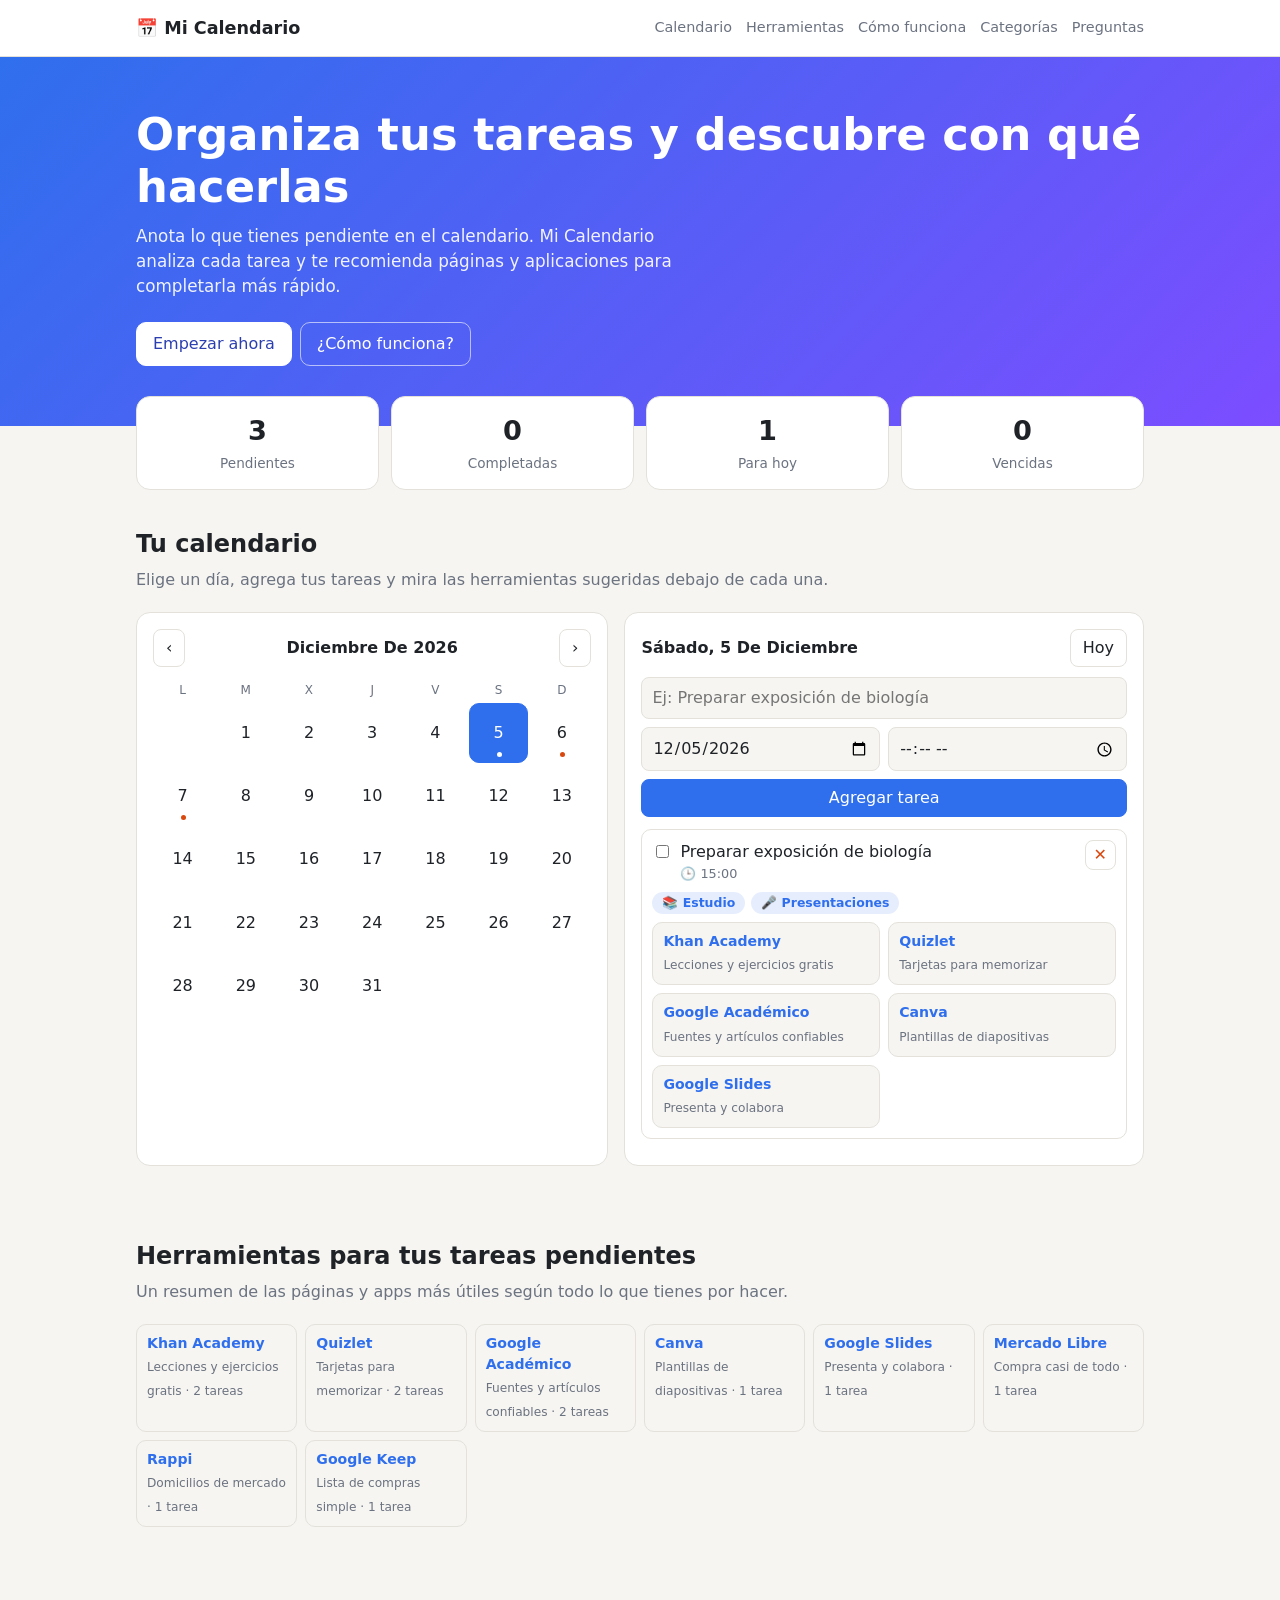
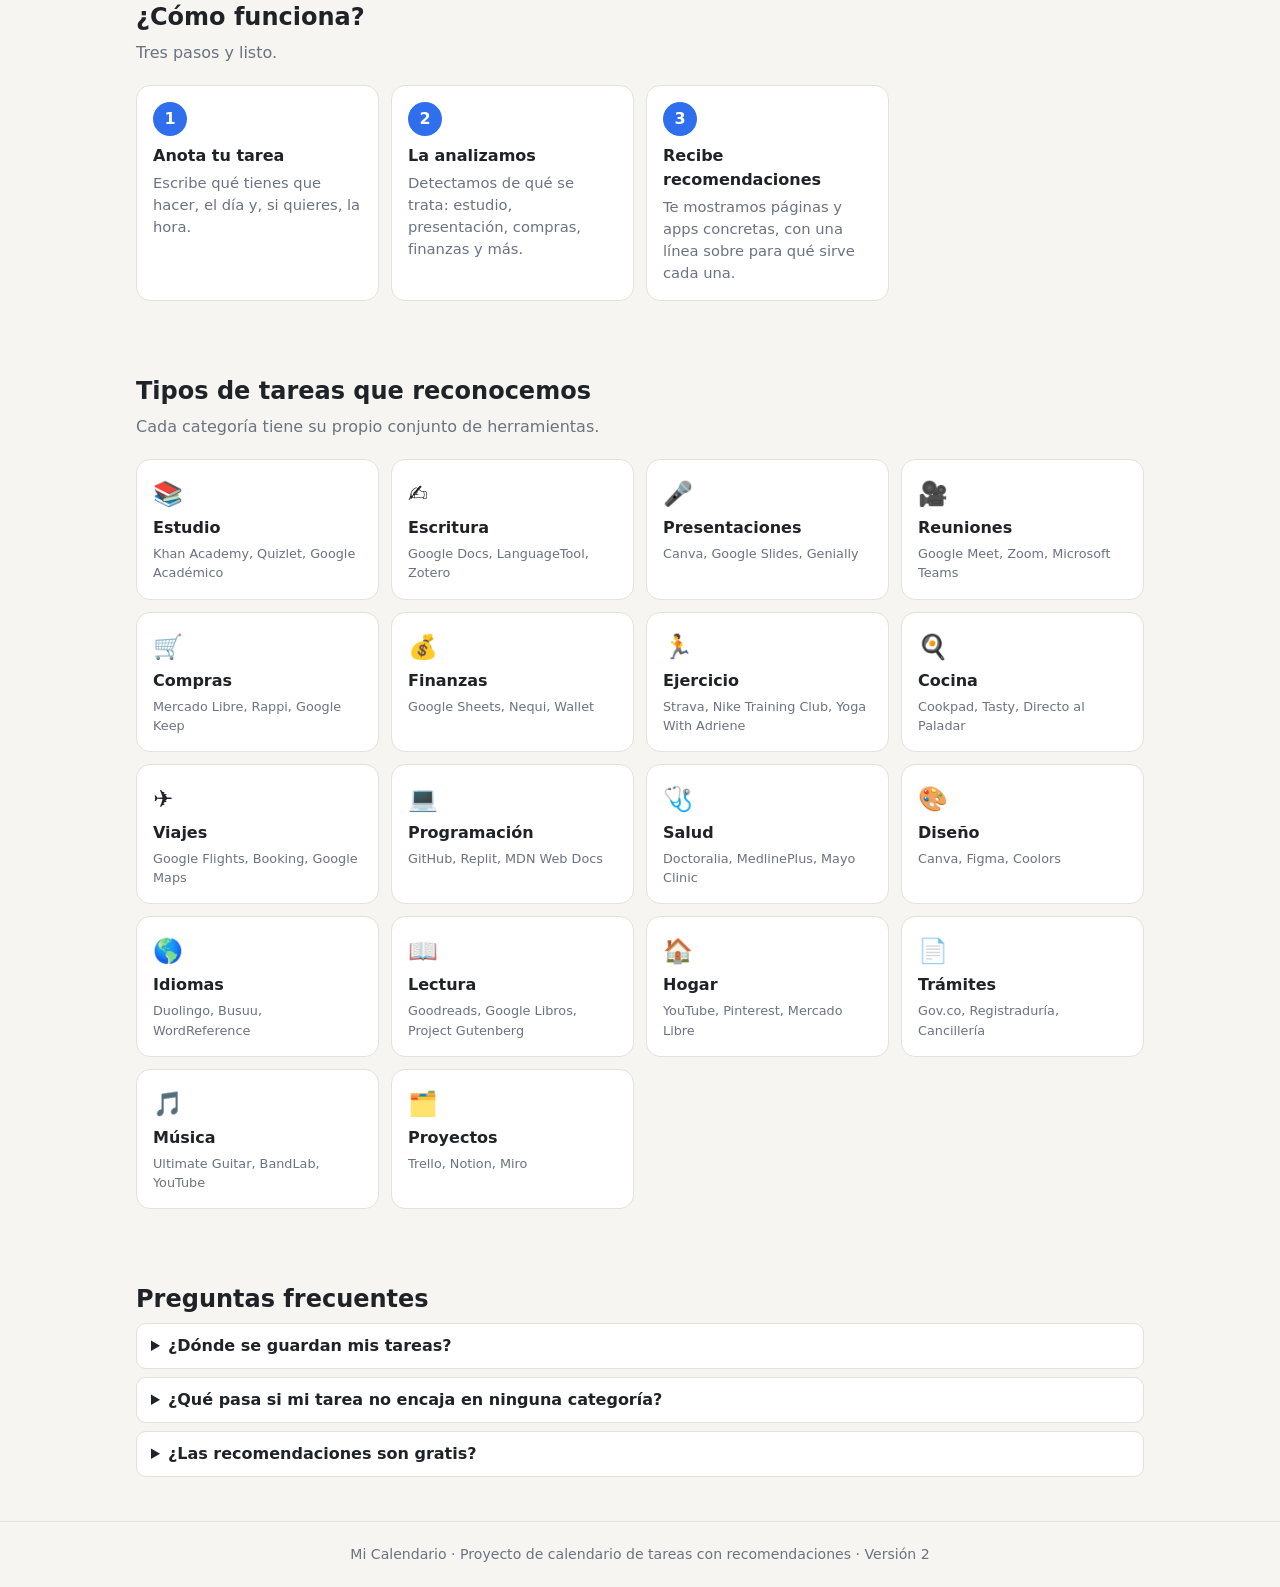
<file: index.html>
<!DOCTYPE html>
<html lang="es">
<head>
<meta charset="utf-8">
<meta name="viewport" content="width=device-width, initial-scale=1, viewport-fit=cover">
<title>Mi Calendario – Organizador de Tareas</title>
<!-- Enlazamos la hoja de estilos CSS -->
<link rel="stylesheet" href="css/styles.css">
</head>
<body>
<header><div class="w nav">
  <div class="logo">📅 Mi Calendario</div>
  <nav><a href="#app">Calendario</a><a href="#herr">Herramientas</a><a href="#como">Cómo funciona</a><a href="#cats">Categorías</a><a href="#faq">Preguntas</a></nav>
</div></header>

<div class="hero"><div class="w">
  <h1>Organiza tus tareas y descubre con qué hacerlas</h1>
  <p>Anota lo que tienes pendiente en el calendario. Mi Calendario analiza cada tarea y te recomienda páginas y aplicaciones para completarla más rápido.</p>
  <a class="btn pri" href="#app">Empezar ahora</a><a class="btn gh" href="#como">¿Cómo funciona?</a>
</div></div>

<div class="w"><div class="stats">
  <div class="stat"><b id="s1">0</b><span>Pendientes</span></div>
  <div class="stat"><b id="s2">0</b><span>Completadas</span></div>
  <div class="stat"><b id="s3">0</b><span>Para hoy</span></div>
  <div class="stat"><b id="s4">0</b><span>Vencidas</span></div>
</div></div>

<section id="app"><div class="w">
  <h2>Tu calendario</h2>
  <p class="lead">Elige un día, agrega tus tareas y mira las herramientas sugeridas debajo de cada una.</p>
  <div class="grid">
    <div class="card">
      <div class="head"><button id="prev" aria-label="Mes anterior">‹</button><b id="mes"></b><button id="next" aria-label="Mes siguiente">›</button></div>
      <div class="dow"><span>L</span><span>M</span><span>X</span><span>J</span><span>V</span><span>S</span><span>D</span></div>
      <div class="days" id="days"></div>
    </div>
    <div class="card">
      <div class="head"><b id="fecha"></b><button id="hoy">Hoy</button></div>
      <div id="aviso"></div>
      <form id="f">
        <input type="text" id="titulo" placeholder="Ej: Preparar exposición de biología" required maxlength="120">
        <div class="row"><input type="date" id="dia" required><input type="time" id="hora"></div>
        <button class="pri" type="submit">Agregar tarea</button>
      </form>
      <div id="lista"></div>
    </div>
  </div>
</div></section>

<section id="herr"><div class="w">
  <h2>Herramientas para tus tareas pendientes</h2>
  <p class="lead">Un resumen de las páginas y apps más útiles según todo lo que tienes por hacer.</p>
  <div class="tools" id="resumen"></div>
</div></section>

<section id="como"><div class="w">
  <h2>¿Cómo funciona?</h2>
  <p class="lead">Tres pasos y listo.</p>
  <div class="steps">
    <div class="card step"><div class="n">1</div><h3>Anota tu tarea</h3><p>Escribe qué tienes que hacer, el día y, si quieres, la hora.</p></div>
    <div class="card step"><div class="n">2</div><h3>La analizamos</h3><p>Detectamos de qué se trata: estudio, presentación, compras, finanzas y más.</p></div>
    <div class="card step"><div class="n">3</div><h3>Recibe recomendaciones</h3><p>Te mostramos páginas y apps concretas, con una línea sobre para qué sirve cada una.</p></div>
  </div>
</div></section>

<section id="cats"><div class="w">
  <h2>Tipos de tareas que reconocemos</h2>
  <p class="lead">Cada categoría tiene su propio conjunto de herramientas.</p>
  <div class="cats" id="catgrid"></div>
</div></section>

<section id="faq"><div class="w">
  <h2>Preguntas frecuentes</h2>
  <details><summary>¿Dónde se guardan mis tareas?</summary><p>En este navegador, en tu propio dispositivo. Si abres la página en otro equipo, no verás las mismas tareas.</p></details>
  <details><summary>¿Qué pasa si mi tarea no encaja en ninguna categoría?</summary><p>Te sugerimos herramientas generales para organizarte y concentrarte, como Notion, Trello o un temporizador Pomodoro.</p></details>
  <details><summary>¿Las recomendaciones son gratis?</summary><p>La mayoría de las herramientas sugeridas tienen una versión gratuita, pero algunas ofrecen planes de pago.</p></details>
</div></section>

<footer><div class="w">Mi Calendario · Proyecto de calendario de tareas con recomendaciones · Versión 2</div></footer>

<!-- Enlazamos el archivo JavaScript -->
<script src="js/app.js"></script>
</body>
</html>
</file>
<file: css/styles.css>
:root{--bg:#f6f5f1;--card:#fff;--text:#1f2328;--muted:#6b7280;--accent:#2f6fed;--soft:#e6eefe;--border:#e3e1da;--ok:#1a9a5b;--warn:#d9480f;--hero:linear-gradient(135deg,#2f6fed,#7c4dff);
box-sizing:border-box;padding-top:env(safe-area-inset-top,0px);padding-bottom:env(safe-area-inset-bottom,0px)}
@media (prefers-color-scheme:dark){:root:not([data-theme="light"]){--bg:#15171a;--card:#1e2126;--text:#e8eaed;--muted:#9aa0a6;--accent:#6b9bff;--soft:#25324d;--border:#2f343b;--ok:#3ecf8e;--warn:#ff8a5c;--hero:linear-gradient(135deg,#1f3a7a,#4a2f9c)}}
:root[data-theme="dark"]{--bg:#15171a;--card:#1e2126;--text:#e8eaed;--muted:#9aa0a6;--accent:#6b9bff;--soft:#25324d;--border:#2f343b;--ok:#3ecf8e;--warn:#ff8a5c;--hero:linear-gradient(135deg,#1f3a7a,#4a2f9c)}
html{scroll-behavior:smooth;scroll-padding-top:70px}
*{box-sizing:border-box}
body{margin:0;background:var(--bg);color:var(--text);font-family:system-ui,-apple-system,"Segoe UI",Roboto,sans-serif;line-height:1.5}
.w{max-width:1040px;margin:0 auto;padding:0 16px}
header{position:sticky;top:env(safe-area-inset-top,0px);z-index:5;background:var(--card);border-bottom:1px solid var(--border)}
.nav{display:flex;align-items:center;justify-content:space-between;gap:12px;height:56px}
.logo{font-weight:800;font-size:1.1rem}
nav{display:flex;gap:14px;overflow-x:auto}
nav a{color:var(--muted);text-decoration:none;font-size:.9rem;white-space:nowrap}
nav a:hover{color:var(--accent)}
.hero{background:var(--hero);color:#fff;padding:52px 0 60px}
.hero h1{font-size:clamp(1.8rem,5vw,2.8rem);margin:0 0 12px;line-height:1.15}
.hero p{max-width:560px;font-size:1.05rem;opacity:.92;margin:0 0 22px}
.btn{display:inline-block;font:inherit;cursor:pointer;text-decoration:none;border:1px solid var(--border);background:var(--card);color:var(--text);border-radius:10px;padding:9px 16px}
.btn.pri{background:var(--accent);border-color:var(--accent);color:#fff}
.hero .btn{margin-right:8px}
.hero .btn.pri{background:#fff;color:#2b3fb0;border-color:#fff}
.hero .btn.gh{background:transparent;color:#fff;border-color:rgba(255,255,255,.6)}
section{padding:36px 0}
h2{font-size:1.5rem;margin:0 0 6px}
.lead{color:var(--muted);margin:0 0 20px}
.stats{display:grid;grid-template-columns:repeat(4,1fr);gap:12px;margin-top:-30px;position:relative}
@media(max-width:640px){.stats{grid-template-columns:repeat(2,1fr)}}
.stat{background:var(--card);border:1px solid var(--border);border-radius:14px;padding:14px;text-align:center}
.stat b{display:block;font-size:1.7rem}
.stat span{color:var(--muted);font-size:.85rem}
.grid{display:grid;grid-template-columns:1fr 1.1fr;gap:16px}
@media(max-width:800px){.grid{grid-template-columns:1fr}}
.card{background:var(--card);border:1px solid var(--border);border-radius:14px;padding:16px}
.head{display:flex;align-items:center;justify-content:space-between;margin-bottom:10px;gap:8px}
.head b{text-transform:capitalize}
button{font:inherit;cursor:pointer;border:1px solid var(--border);background:var(--card);color:var(--text);border-radius:8px;padding:6px 12px}
button.pri{background:var(--accent);border-color:var(--accent);color:#fff}
.dow,.days{display:grid;grid-template-columns:repeat(7,1fr);gap:4px;text-align:center}
.dow span{font-size:.75rem;color:var(--muted);padding:4px 0}
.day{position:relative;aspect-ratio:1;border-radius:10px;border:1px solid transparent;background:transparent;padding:0}
.day:hover{background:var(--soft)}
.day.today{border-color:var(--accent)}
.day.sel{background:var(--accent);color:#fff}
.day.has::after{content:"";position:absolute;left:50%;bottom:5px;width:5px;height:5px;margin-left:-2px;border-radius:50%;background:var(--warn)}
.day.sel.has::after{background:#fff}
.day.empty{visibility:hidden}
form{display:grid;gap:8px;margin-bottom:12px}
input[type=text],input[type=date],input[type=time]{font:inherit;width:100%;padding:8px 10px;border:1px solid var(--border);border-radius:8px;background:var(--bg);color:var(--text)}
.row{display:grid;grid-template-columns:1fr 1fr;gap:8px}
.task{border:1px solid var(--border);border-radius:10px;padding:10px;margin-bottom:10px}
.top{display:flex;gap:8px;align-items:flex-start}
.top input{margin-top:5px}
.t{flex:1;word-break:break-word}
.t.done{text-decoration:line-through;color:var(--muted)}
.time{font-size:.8rem;color:var(--muted)}
.del{padding:2px 8px;color:var(--warn)}
.cat{display:inline-block;margin:8px 6px 0 0;padding:2px 10px;border-radius:99px;background:var(--soft);color:var(--accent);font-size:.78rem;font-weight:600}
.tools{display:grid;grid-template-columns:repeat(auto-fill,minmax(150px,1fr));gap:8px;margin-top:8px}
a.tool{display:block;padding:8px 10px;border:1px solid var(--border);border-radius:10px;text-decoration:none;color:var(--text);background:var(--bg)}
a.tool:hover{border-color:var(--accent)}
a.tool b{display:block;font-size:.88rem;color:var(--accent)}
a.tool span{font-size:.76rem;color:var(--muted)}
.msg{color:var(--muted);text-align:center;padding:16px 0}
.alert{background:var(--soft);border-radius:10px;padding:8px 12px;margin-bottom:12px;font-size:.9rem}
.steps,.cats{display:grid;grid-template-columns:repeat(auto-fill,minmax(230px,1fr));gap:12px}
.step .n{width:34px;height:34px;border-radius:50%;background:var(--accent);color:#fff;display:flex;align-items:center;justify-content:center;font-weight:700;margin-bottom:8px}
.step h3,.cats h3{margin:0 0 4px;font-size:1rem}
.step p{margin:0;color:var(--muted);font-size:.92rem}
.ci{font-size:1.5rem}
.ci+h3{margin-top:4px}
.cats p{margin:0;color:var(--muted);font-size:.8rem}
details{border:1px solid var(--border);background:var(--card);border-radius:10px;padding:10px 14px;margin-bottom:8px}
summary{cursor:pointer;font-weight:600}
details p{margin:8px 0 0;color:var(--muted)}
footer{border-top:1px solid var(--border);padding:22px 0;color:var(--muted);text-align:center;font-size:.88rem}
</file>
